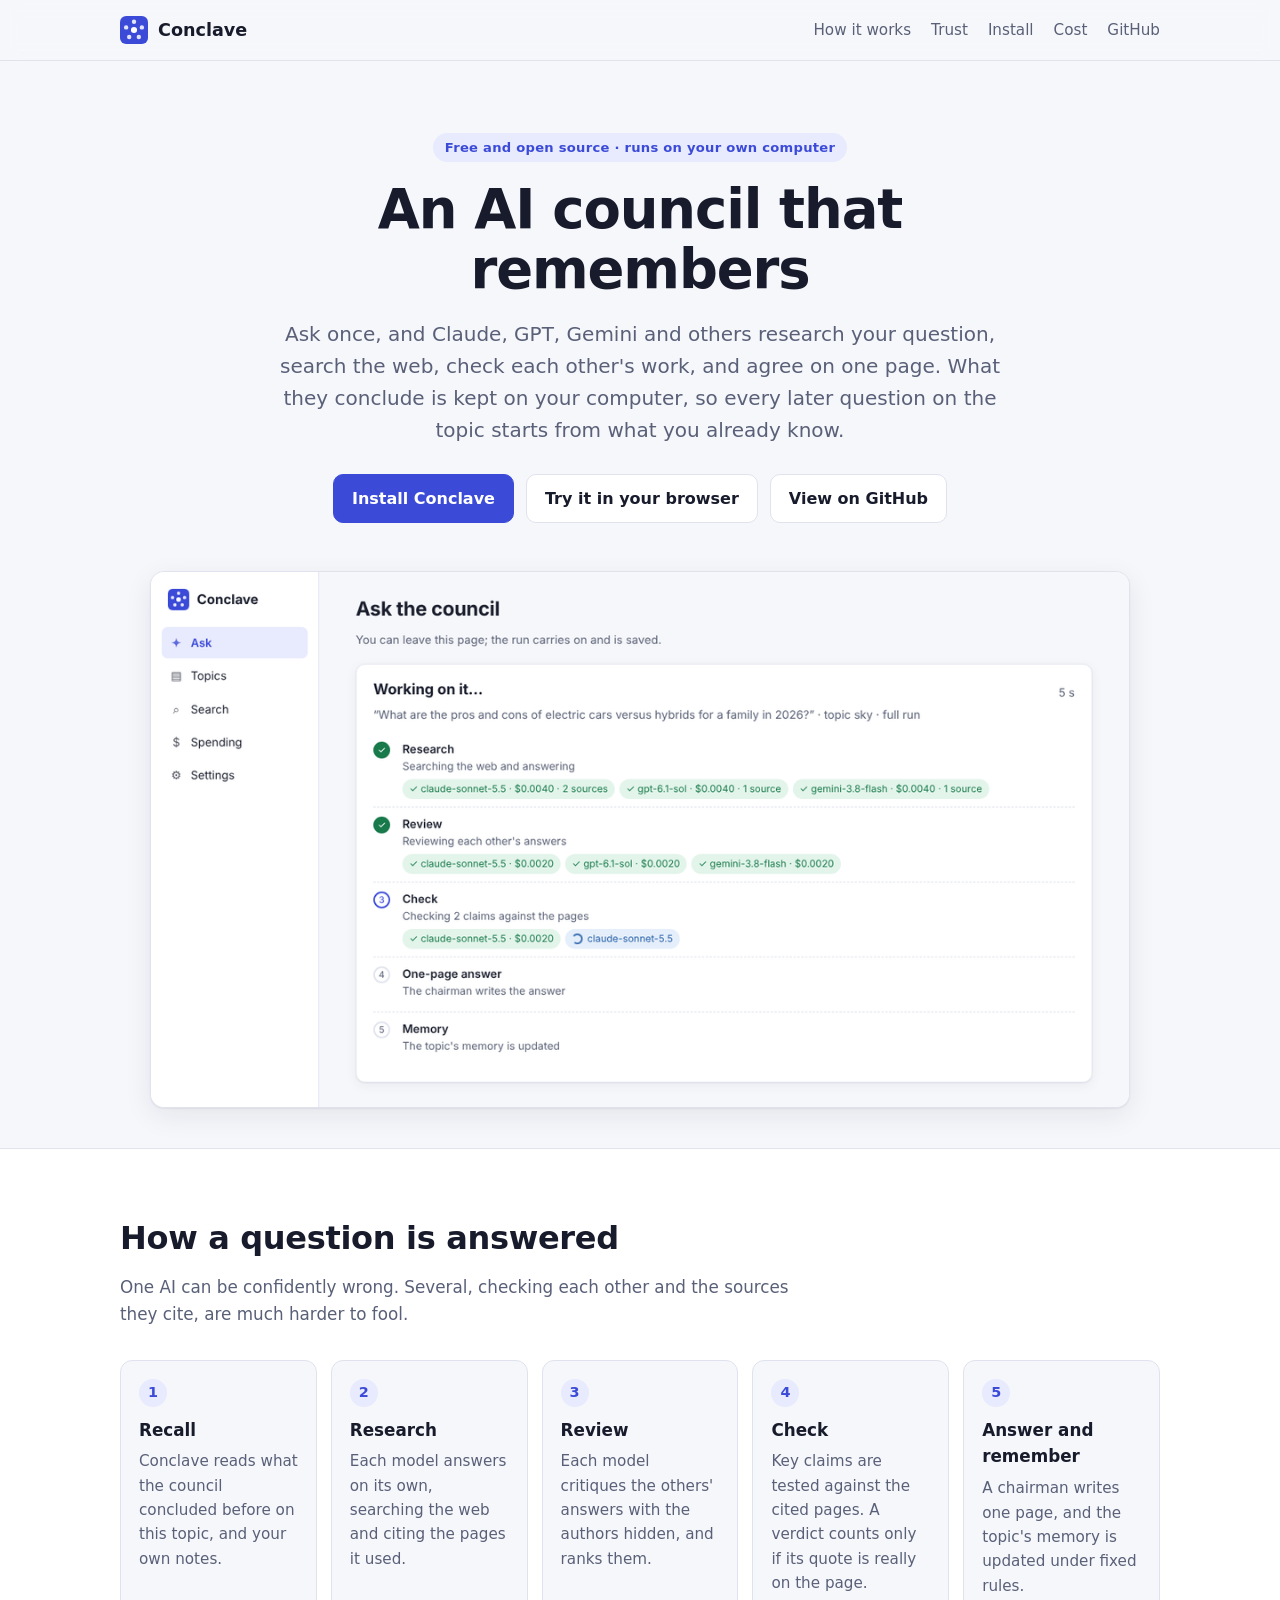
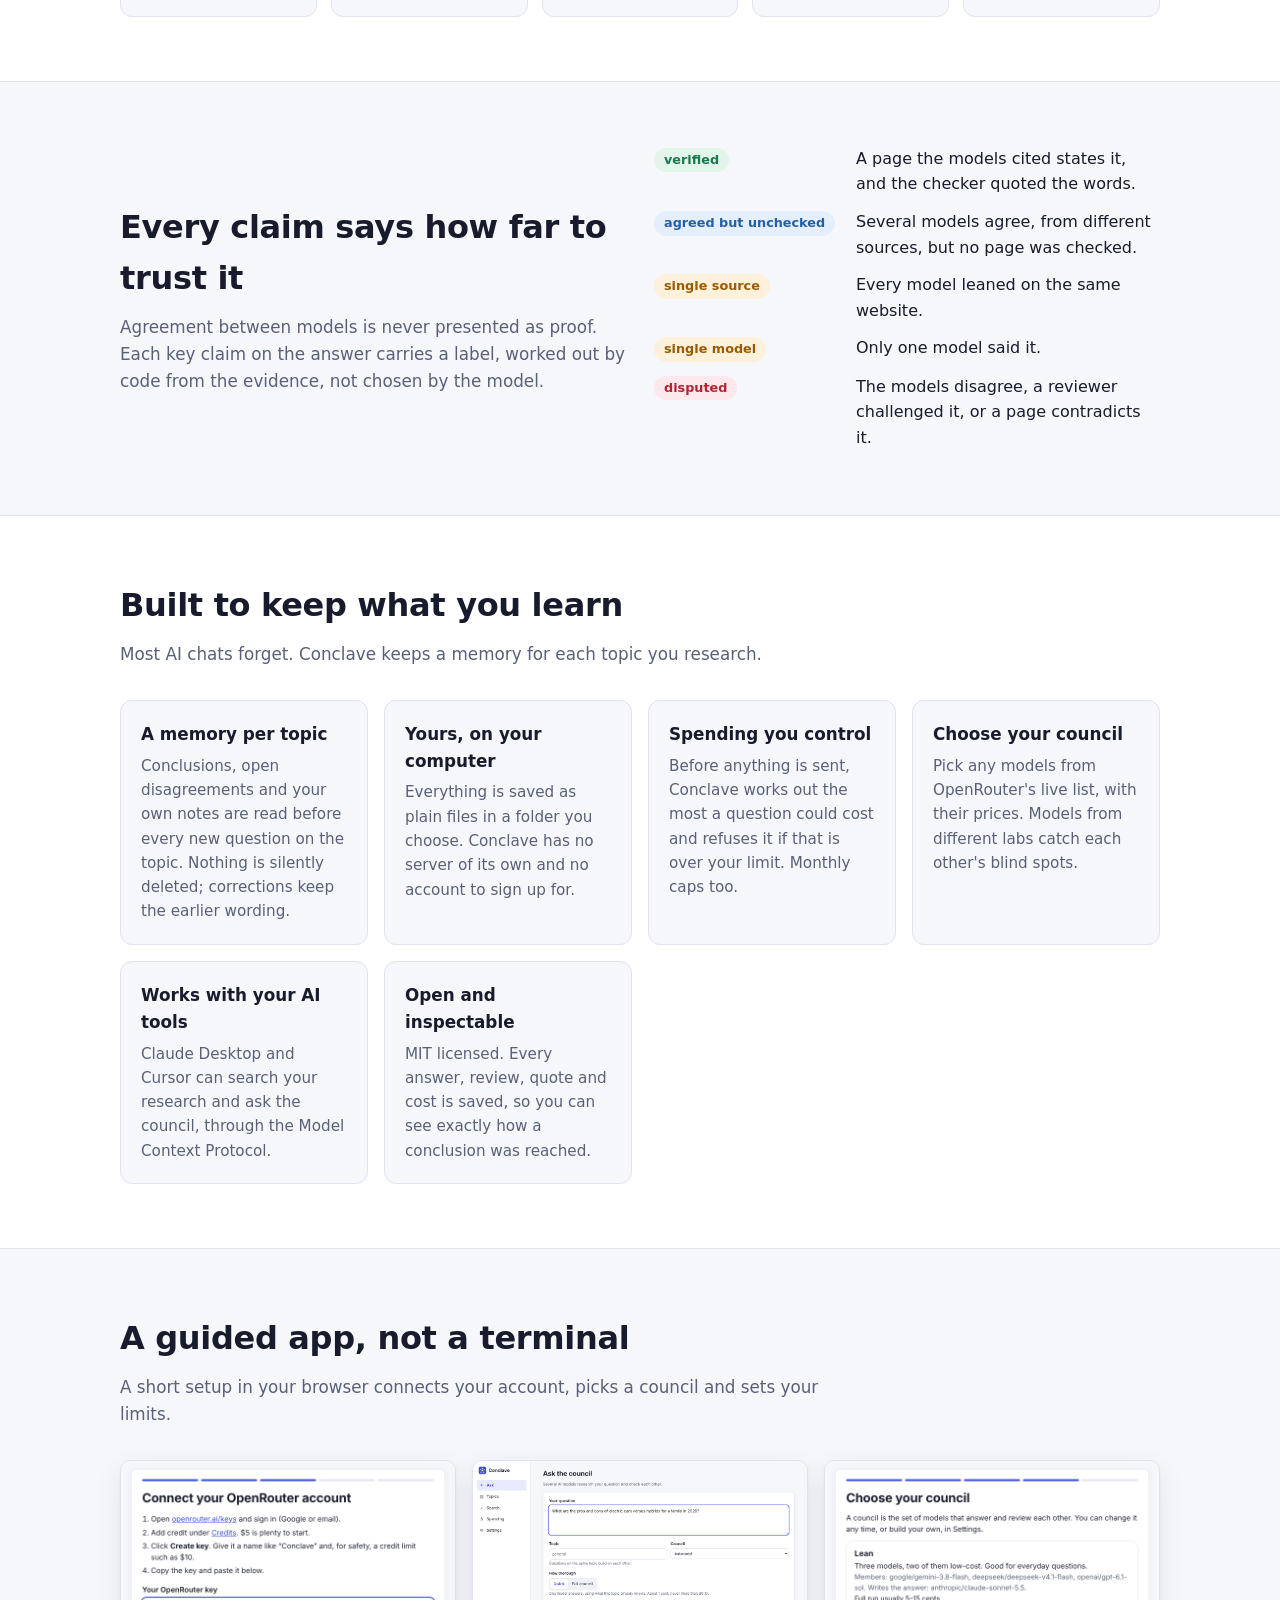
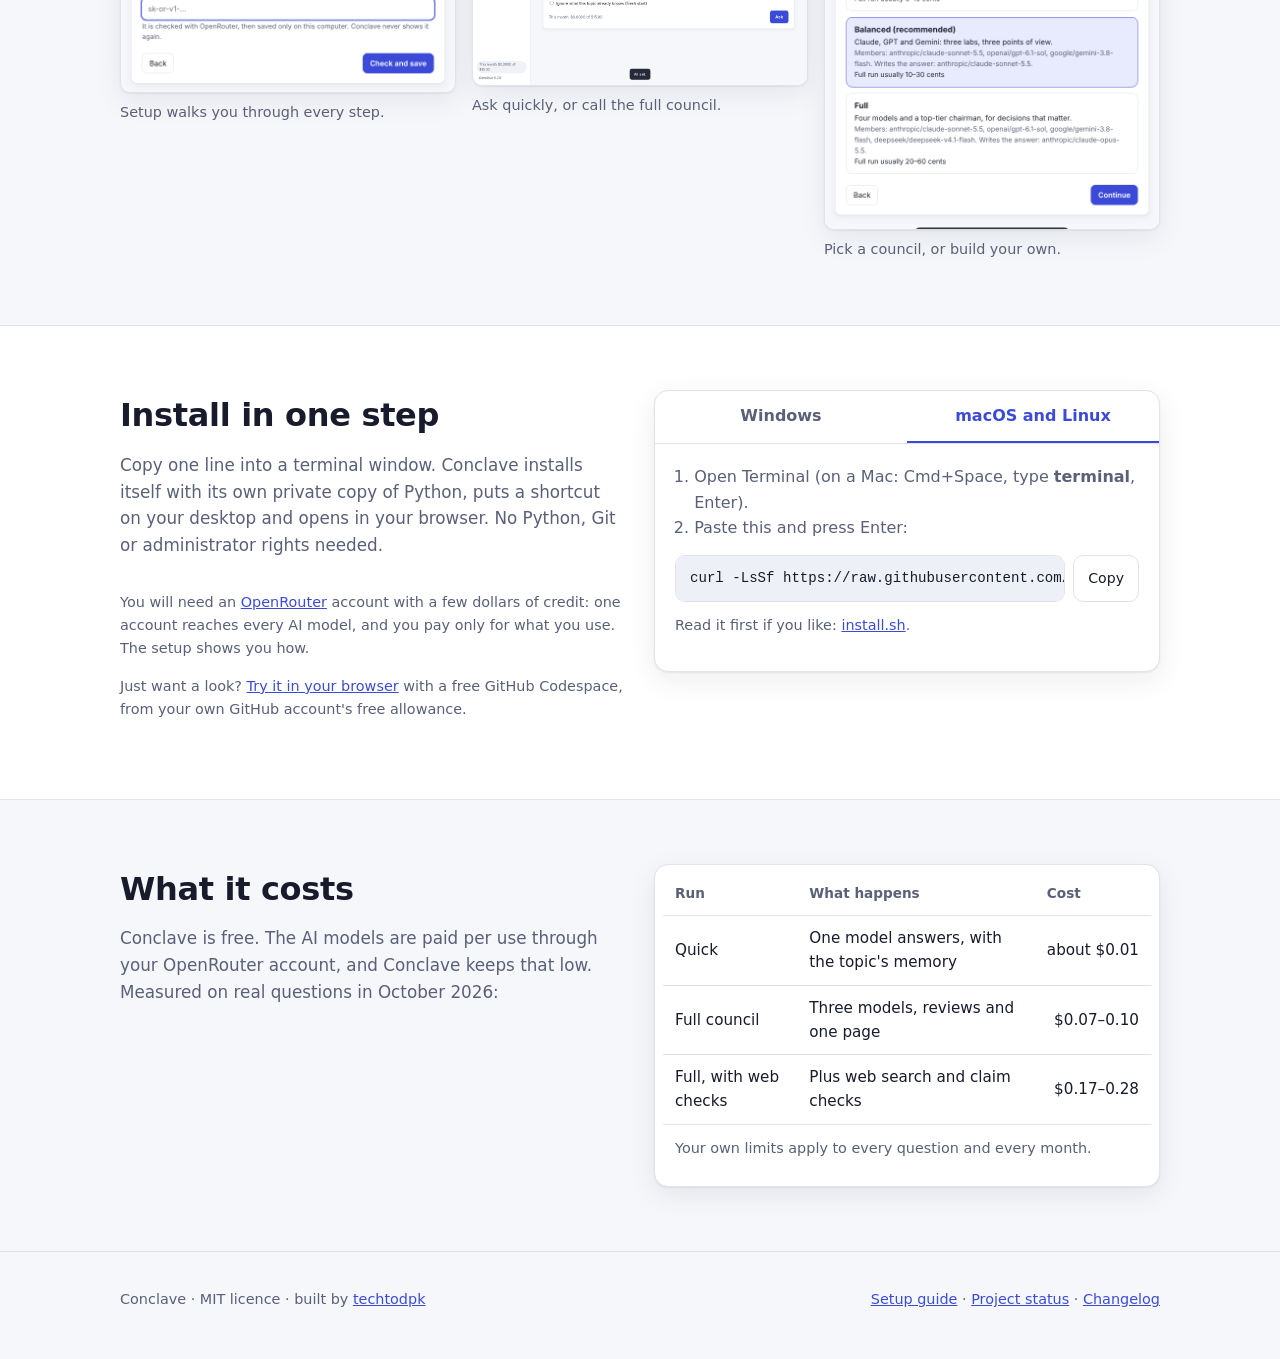
<file: docs/index.html>
<!doctype html>
<html lang="en">
<head>
  <meta charset="utf-8">
  <meta name="viewport" content="width=device-width, initial-scale=1">
  <title>Conclave: an AI council that remembers</title>
  <meta name="description" content="Several AI models research your question, check each other and the web, and keep what they conclude on your own computer. Free and open source.">
  <meta property="og:title" content="Conclave: an AI council that remembers">
  <meta property="og:description" content="Several AI models research your question, check each other and the web, and keep what they conclude on your own computer.">
  <meta property="og:image" content="https://techtodpk.github.io/conclave/images/app-progress.png">
  <link rel="icon" href="icon.svg" type="image/svg+xml">
  <style>
    :root {
      --bg: #f6f7fb; --surface: #fff; --surface-2: #eef0f8; --text: #171b2b; --muted: #596078;
      --border: #e0e3ee; --accent: #3b4bd8; --accent-soft: #e8eafd; --on-accent: #fff;
      --ok: #187a4a; --ok-soft: #e3f5eb; --info: #255fa8; --info-soft: #e5effb;
      --warn: #9a5b00; --warn-soft: #fdf1dc; --bad: #b42335; --bad-soft: #fde8eb;
      --shadow: 0 1px 2px rgba(20,24,40,.06), 0 8px 28px rgba(20,24,40,.08);
      --font: system-ui, -apple-system, "Segoe UI", Roboto, "Helvetica Neue", Arial, sans-serif;
      --mono: ui-monospace, "Cascadia Code", "SF Mono", Menlo, Consolas, monospace;
      color-scheme: light;
    }
    @media (prefers-color-scheme: dark) {
      :root {
        --bg: #0f1119; --surface: #171a25; --surface-2: #20243a; --text: #e8eaf2; --muted: #9aa1b8;
        --border: #2b3043; --accent: #7d8bff; --accent-soft: #232848; --on-accent: #0e1020;
        --ok: #5fd39a; --ok-soft: #163225; --info: #8db8ff; --info-soft: #1a2843;
        --warn: #f0b75b; --warn-soft: #382a11; --bad: #ff8a99; --bad-soft: #3b1a21;
        --shadow: 0 1px 2px rgba(0,0,0,.3), 0 8px 28px rgba(0,0,0,.3);
        color-scheme: dark;
      }
    }
    * { box-sizing: border-box; }
    html { scroll-behavior: smooth; }
    body { margin: 0; background: var(--bg); color: var(--text); font: 16px/1.6 var(--font); -webkit-font-smoothing: antialiased; }
    a { color: var(--accent); }
    .wrap { max-width: 1080px; margin: 0 auto; padding: 0 20px; }
    header.top { position: sticky; top: 0; z-index: 5; background: color-mix(in srgb, var(--bg) 88%, transparent); backdrop-filter: blur(8px); border-bottom: 1px solid var(--border); }
    header.top .wrap { display: flex; align-items: center; justify-content: space-between; height: 60px; gap: 16px; }
    .brand { display: flex; align-items: center; gap: 10px; font-weight: 700; font-size: 1.1rem; color: var(--text); text-decoration: none; }
    nav.links { display: flex; gap: 20px; flex-wrap: wrap; }
    nav.links a { color: var(--muted); text-decoration: none; font-size: .95rem; }
    nav.links a:hover { color: var(--text); }
    .btn { display: inline-flex; align-items: center; gap: 8px; padding: 11px 18px; border-radius: 10px; font-weight: 600; text-decoration: none; border: 1px solid var(--border); color: var(--text); background: var(--surface); }
    .btn:hover { border-color: var(--accent); }
    .btn.primary { background: var(--accent); border-color: var(--accent); color: var(--on-accent); }
    .btn.primary:hover { filter: brightness(1.07); }
    .hero { padding: 72px 0 40px; text-align: center; }
    .eyebrow { display: inline-block; font-size: .82rem; font-weight: 600; letter-spacing: .02em; color: var(--accent); background: var(--accent-soft); padding: 4px 12px; border-radius: 999px; margin-bottom: 18px; }
    h1 { font-size: clamp(2.1rem, 5vw, 3.4rem); line-height: 1.1; letter-spacing: -.02em; margin: 0 auto 18px; max-width: 820px; }
    .lead { font-size: clamp(1.05rem, 2vw, 1.25rem); color: var(--muted); max-width: 720px; margin: 0 auto 28px; }
    .cta { display: flex; gap: 12px; justify-content: center; flex-wrap: wrap; }
    .shot { margin: 48px auto 0; max-width: 980px; border-radius: 14px; border: 1px solid var(--border); box-shadow: var(--shadow); overflow: hidden; background: var(--surface); }
    .shot img { display: block; width: 100%; height: auto; }
    section { padding: 64px 0; scroll-margin-top: 60px; }
    section.alt { background: var(--surface); border-top: 1px solid var(--border); border-bottom: 1px solid var(--border); }
    h2 { font-size: clamp(1.5rem, 3vw, 2rem); letter-spacing: -.01em; margin: 0 0 10px; }
    .sub { color: var(--muted); max-width: 700px; margin: 0 0 32px; font-size: 1.05rem; }
    .steps { display: grid; gap: 14px; grid-template-columns: repeat(auto-fit, minmax(190px, 1fr)); counter-reset: step; }
    .step { background: var(--bg); border: 1px solid var(--border); border-radius: 12px; padding: 18px; }
    section:not(.alt) .step { background: var(--surface); }
    .step::before { counter-increment: step; content: counter(step); display: inline-grid; place-items: center; width: 28px; height: 28px; border-radius: 50%; background: var(--accent-soft); color: var(--accent); font-weight: 700; font-size: .9rem; margin-bottom: 10px; }
    .step h3 { margin: 0 0 6px; font-size: 1.05rem; }
    .step p { margin: 0; color: var(--muted); font-size: .95rem; }
    .grid2 { display: grid; gap: 28px; grid-template-columns: 1fr 1fr; align-items: center; }
    @media (max-width: 820px) { .grid2 { grid-template-columns: 1fr; } nav.links { display: none; } }
    .labels { list-style: none; padding: 0; margin: 0; display: grid; gap: 12px; }
    .labels li { display: grid; grid-template-columns: 190px 1fr; gap: 12px; align-items: baseline; }
    @media (max-width: 520px) { .labels li { grid-template-columns: 1fr; gap: 2px; } }
    .label { display: inline-block; font-size: .8rem; font-weight: 600; padding: 2px 10px; border-radius: 999px; white-space: nowrap; }
    .l-verified { background: var(--ok-soft); color: var(--ok); }
    .l-agreed { background: var(--info-soft); color: var(--info); }
    .l-single { background: var(--warn-soft); color: var(--warn); }
    .l-disputed { background: var(--bad-soft); color: var(--bad); }
    .features { display: grid; gap: 16px; grid-template-columns: repeat(auto-fit, minmax(240px, 1fr)); }
    .feature { background: var(--surface); border: 1px solid var(--border); border-radius: 12px; padding: 20px; }
    section.alt .feature { background: var(--bg); }
    .feature h3 { margin: 0 0 6px; font-size: 1.05rem; }
    .feature p { margin: 0; color: var(--muted); font-size: .95rem; }
    .panel { background: var(--surface); border: 1px solid var(--border); border-radius: 14px; box-shadow: var(--shadow); overflow: hidden; }
    .tabs { display: flex; border-bottom: 1px solid var(--border); }
    .tabs button { flex: 1; font: inherit; font-weight: 600; padding: 12px; border: 0; background: none; color: var(--muted); cursor: pointer; border-bottom: 2px solid transparent; }
    .tabs button[aria-selected="true"] { color: var(--accent); border-bottom-color: var(--accent); }
    .tabpanel { padding: 20px; }
    .tabpanel ol { margin: 0 0 14px; padding-left: 1.2em; color: var(--muted); }
    .code { display: flex; gap: 8px; align-items: stretch; }
    .code pre { flex: 1; margin: 0; padding: 12px 14px; border-radius: 10px; background: var(--surface-2); border: 1px solid var(--border); overflow-x: auto; font: .88rem/1.5 var(--mono); white-space: pre; }
    .copy { font: inherit; font-size: .88rem; padding: 0 14px; border-radius: 10px; border: 1px solid var(--border); background: var(--surface); color: var(--text); cursor: pointer; }
    .copy:hover { border-color: var(--accent); }
    .note { font-size: .9rem; color: var(--muted); margin-top: 12px; }
    table { width: 100%; border-collapse: collapse; font-size: .95rem; }
    th, td { text-align: left; padding: 10px 12px; border-bottom: 1px solid var(--border); }
    th { color: var(--muted); font-size: .85rem; font-weight: 600; }
    td.num { text-align: right; font-variant-numeric: tabular-nums; white-space: nowrap; }
    .shots { display: grid; gap: 16px; grid-template-columns: repeat(auto-fit, minmax(300px, 1fr)); }
    .shots figure { margin: 0; }
    .shots img { width: 100%; border-radius: 10px; border: 1px solid var(--border); box-shadow: var(--shadow); display: block; }
    .shots figcaption { color: var(--muted); font-size: .9rem; margin-top: 8px; }
    footer { padding: 36px 0 48px; color: var(--muted); font-size: .9rem; border-top: 1px solid var(--border); }
    footer .wrap { display: flex; justify-content: space-between; gap: 16px; flex-wrap: wrap; }
    :focus-visible { outline: 2px solid var(--accent); outline-offset: 2px; }
  </style>
</head>
<body>
  <header class="top">
    <div class="wrap">
      <a class="brand" href="#"><img src="icon.svg" alt="" width="28" height="28">Conclave</a>
      <nav class="links" aria-label="Sections">
        <a href="#how">How it works</a>
        <a href="#labels">Trust</a>
        <a href="#install">Install</a>
        <a href="#cost">Cost</a>
        <a href="https://github.com/techtodpk/conclave">GitHub</a>
      </nav>
    </div>
  </header>

  <main>
    <div class="hero wrap">
      <span class="eyebrow">Free and open source · runs on your own computer</span>
      <h1>An AI council that remembers</h1>
      <p class="lead">Ask once, and Claude, GPT, Gemini and others research your question, search the web, check each other's work, and agree on one page. What they conclude is kept on your computer, so every later question on the topic starts from what you already know.</p>
      <div class="cta">
        <a class="btn primary" href="#install">Install Conclave</a>
        <a class="btn" href="https://codespaces.new/techtodpk/conclave?quickstart=1">Try it in your browser</a>
        <a class="btn" href="https://github.com/techtodpk/conclave">View on GitHub</a>
      </div>
      <div class="shot"><img src="images/app-progress.png" alt="Conclave running a full council: research, review, claim checks, one-page answer and memory update, each with its cost" width="1100" height="601"></div>
    </div>

    <section class="alt" id="how">
      <div class="wrap">
        <h2>How a question is answered</h2>
        <p class="sub">One AI can be confidently wrong. Several, checking each other and the sources they cite, are much harder to fool.</p>
        <div class="steps">
          <div class="step"><h3>Recall</h3><p>Conclave reads what the council concluded before on this topic, and your own notes.</p></div>
          <div class="step"><h3>Research</h3><p>Each model answers on its own, searching the web and citing the pages it used.</p></div>
          <div class="step"><h3>Review</h3><p>Each model critiques the others' answers with the authors hidden, and ranks them.</p></div>
          <div class="step"><h3>Check</h3><p>Key claims are tested against the cited pages. A verdict counts only if its quote is really on the page.</p></div>
          <div class="step"><h3>Answer and remember</h3><p>A chairman writes one page, and the topic's memory is updated under fixed rules.</p></div>
        </div>
      </div>
    </section>

    <section id="labels">
      <div class="wrap grid2">
        <div>
          <h2>Every claim says how far to trust it</h2>
          <p class="sub" style="margin-bottom:0">Agreement between models is never presented as proof. Each key claim on the answer carries a label, worked out by code from the evidence, not chosen by the model.</p>
        </div>
        <ul class="labels">
          <li><span><span class="label l-verified">verified</span></span><span>A page the models cited states it, and the checker quoted the words.</span></li>
          <li><span><span class="label l-agreed">agreed but unchecked</span></span><span>Several models agree, from different sources, but no page was checked.</span></li>
          <li><span><span class="label l-single">single source</span></span><span>Every model leaned on the same website.</span></li>
          <li><span><span class="label l-single">single model</span></span><span>Only one model said it.</span></li>
          <li><span><span class="label l-disputed">disputed</span></span><span>The models disagree, a reviewer challenged it, or a page contradicts it.</span></li>
        </ul>
      </div>
    </section>

    <section class="alt">
      <div class="wrap">
        <h2>Built to keep what you learn</h2>
        <p class="sub">Most AI chats forget. Conclave keeps a memory for each topic you research.</p>
        <div class="features">
          <div class="feature"><h3>A memory per topic</h3><p>Conclusions, open disagreements and your own notes are read before every new question on the topic. Nothing is silently deleted; corrections keep the earlier wording.</p></div>
          <div class="feature"><h3>Yours, on your computer</h3><p>Everything is saved as plain files in a folder you choose. Conclave has no server of its own and no account to sign up for.</p></div>
          <div class="feature"><h3>Spending you control</h3><p>Before anything is sent, Conclave works out the most a question could cost and refuses it if that is over your limit. Monthly caps too.</p></div>
          <div class="feature"><h3>Choose your council</h3><p>Pick any models from OpenRouter's live list, with their prices. Models from different labs catch each other's blind spots.</p></div>
          <div class="feature"><h3>Works with your AI tools</h3><p>Claude Desktop and Cursor can search your research and ask the council, through the Model Context Protocol.</p></div>
          <div class="feature"><h3>Open and inspectable</h3><p>MIT licensed. Every answer, review, quote and cost is saved, so you can see exactly how a conclusion was reached.</p></div>
        </div>
      </div>
    </section>

    <section id="screens">
      <div class="wrap">
        <h2>A guided app, not a terminal</h2>
        <p class="sub">A short setup in your browser connects your account, picks a council and sets your limits.</p>
        <div class="shots">
          <figure><img src="images/setup-key.png" alt="Setup step: connecting an OpenRouter account" loading="lazy"><figcaption>Setup walks you through every step.</figcaption></figure>
          <figure><img src="images/app-ask.png" alt="Asking the council a question" loading="lazy"><figcaption>Ask quickly, or call the full council.</figcaption></figure>
          <figure><img src="images/setup-council.png" alt="Setup step: choosing a council of models" loading="lazy"><figcaption>Pick a council, or build your own.</figcaption></figure>
        </div>
      </div>
    </section>

    <section class="alt" id="install">
      <div class="wrap grid2" style="align-items:start">
        <div>
          <h2>Install in one step</h2>
          <p class="sub">Copy one line into a terminal window. Conclave installs itself with its own private copy of Python, puts a shortcut on your desktop and opens in your browser. No Python, Git or administrator rights needed.</p>
          <p class="note">You will need an <a href="https://openrouter.ai/">OpenRouter</a> account with a few dollars of credit: one account reaches every AI model, and you pay only for what you use. The setup shows you how.</p>
          <p class="note">Just want a look? <a href="https://codespaces.new/techtodpk/conclave?quickstart=1">Try it in your browser</a> with a free GitHub Codespace, from your own GitHub account's free allowance.</p>
        </div>
        <div class="panel">
          <div class="tabs" role="tablist">
            <button role="tab" aria-selected="true" aria-controls="win" id="tab-win">Windows</button>
            <button role="tab" aria-selected="false" aria-controls="mac" id="tab-mac">macOS and Linux</button>
          </div>
          <div class="tabpanel" id="win" role="tabpanel" aria-labelledby="tab-win">
            <ol><li>Press the Windows key, type <b>powershell</b>, press Enter.</li><li>Paste this and press Enter:</li></ol>
            <div class="code"><pre>powershell -ExecutionPolicy ByPass -c "irm https://raw.githubusercontent.com/techtodpk/conclave/main/install.ps1 | iex"</pre><button class="copy" type="button">Copy</button></div>
            <p class="note">Read it first if you like: <a href="https://github.com/techtodpk/conclave/blob/main/install.ps1">install.ps1</a>.</p>
          </div>
          <div class="tabpanel" id="mac" role="tabpanel" aria-labelledby="tab-mac" hidden>
            <ol><li>Open Terminal (on a Mac: Cmd+Space, type <b>terminal</b>, Enter).</li><li>Paste this and press Enter:</li></ol>
            <div class="code"><pre>curl -LsSf https://raw.githubusercontent.com/techtodpk/conclave/main/install.sh | sh</pre><button class="copy" type="button">Copy</button></div>
            <p class="note">Read it first if you like: <a href="https://github.com/techtodpk/conclave/blob/main/install.sh">install.sh</a>.</p>
          </div>
        </div>
      </div>
    </section>

    <section id="cost">
      <div class="wrap grid2" style="align-items:start">
        <div>
          <h2>What it costs</h2>
          <p class="sub">Conclave is free. The AI models are paid per use through your OpenRouter account, and Conclave keeps that low. Measured on real questions in October 2026:</p>
        </div>
        <div class="panel" style="padding:8px 8px 0">
          <table>
            <thead><tr><th>Run</th><th>What happens</th><th class="num">Cost</th></tr></thead>
            <tbody>
              <tr><td>Quick</td><td>One model answers, with the topic's memory</td><td class="num">about $0.01</td></tr>
              <tr><td>Full council</td><td>Three models, reviews and one page</td><td class="num">$0.07–0.10</td></tr>
              <tr><td>Full, with web checks</td><td>Plus web search and claim checks</td><td class="num">$0.17–0.28</td></tr>
            </tbody>
          </table>
          <p class="note" style="padding:0 12px 12px">Your own limits apply to every question and every month.</p>
        </div>
      </div>
    </section>
  </main>

  <footer>
    <div class="wrap">
      <span>Conclave · MIT licence · built by <a href="https://github.com/techtodpk">techtodpk</a></span>
      <span><a href="https://github.com/techtodpk/conclave/blob/main/docs/SETUP.md">Setup guide</a> · <a href="https://github.com/techtodpk/conclave/blob/main/docs/STATUS.md">Project status</a> · <a href="https://github.com/techtodpk/conclave/blob/main/CHANGELOG.md">Changelog</a></span>
    </div>
  </footer>

  <script>
    document.querySelectorAll(".tabs button").forEach((tab) => {
      tab.addEventListener("click", () => {
        document.querySelectorAll(".tabs button").forEach((t) => {
          const on = t === tab;
          t.setAttribute("aria-selected", String(on));
          document.getElementById(t.getAttribute("aria-controls")).hidden = !on;
        });
      });
    });
    if (/Mac|Linux/.test(navigator.platform) && !/Win/.test(navigator.platform)) {
      document.getElementById("tab-mac").click();
    }
    document.querySelectorAll(".copy").forEach((button) => {
      button.addEventListener("click", async () => {
        const text = button.previousElementSibling.textContent;
        try { await navigator.clipboard.writeText(text); button.textContent = "Copied"; }
        catch { button.textContent = "Select and copy"; }
        setTimeout(() => (button.textContent = "Copy"), 2000);
      });
    });
  </script>
</body>
</html>
</file>
